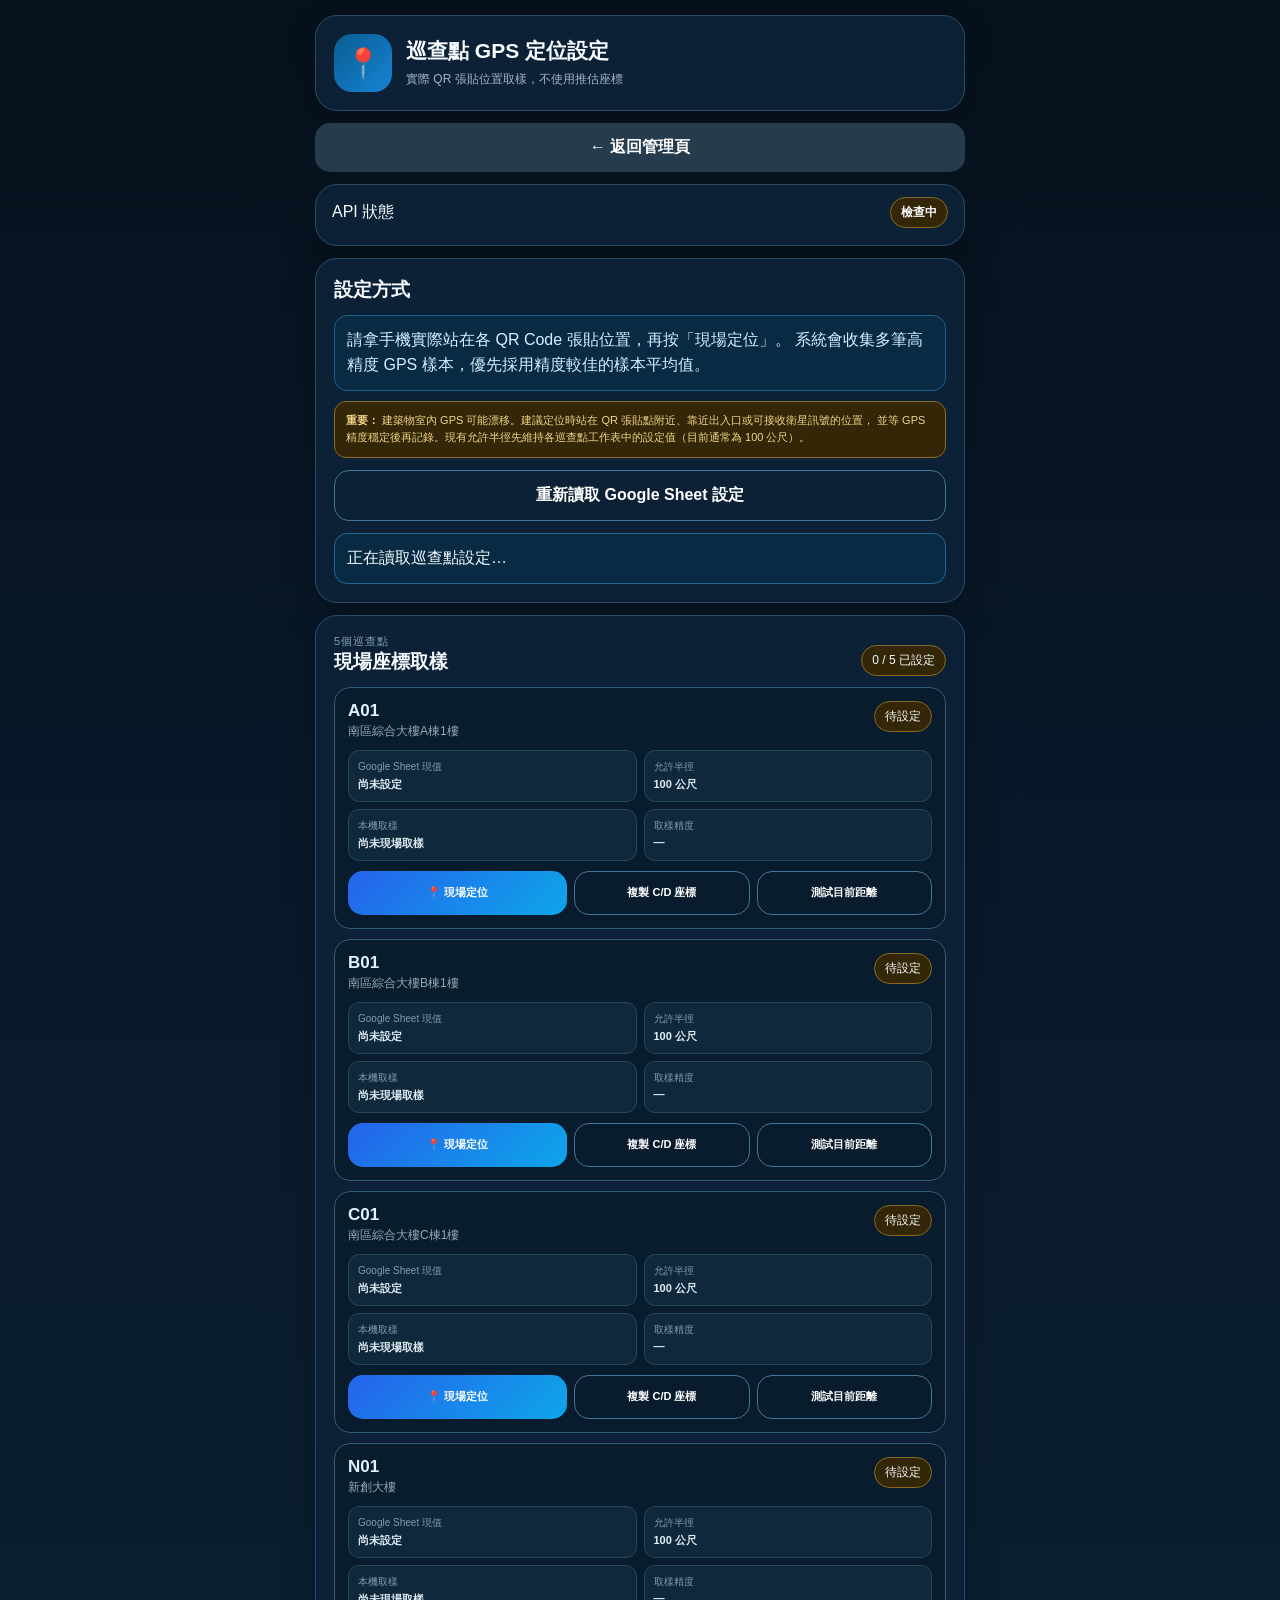
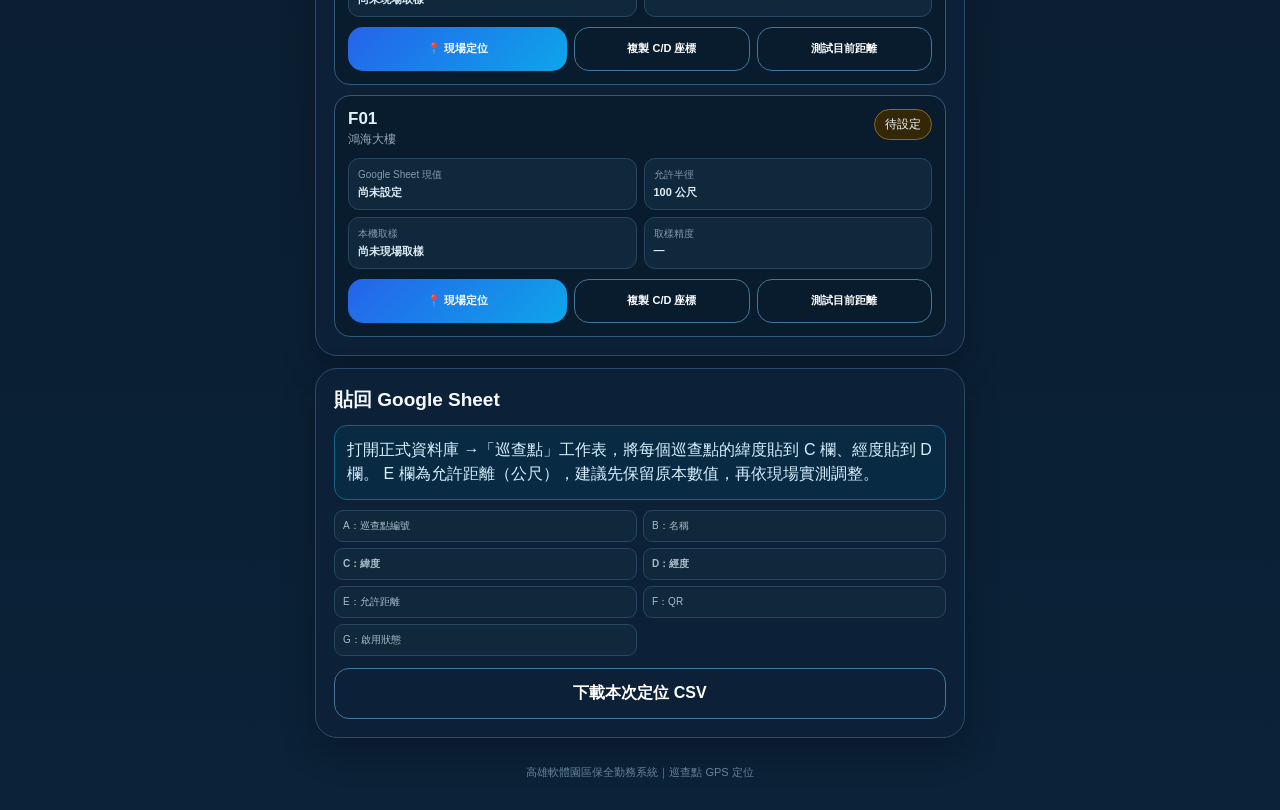
<file: checkpoint-gps.html>
<!doctype html>
<html lang="zh-Hant">
<head>
  <meta charset="utf-8">
  <meta name="viewport" content="width=device-width,initial-scale=1,viewport-fit=cover">
  <meta name="theme-color" content="#0b1f33">
  <link rel="icon" href="./icon-192.png">
  <link rel="stylesheet" href="./styles.css?v=20260929-gps16">
  <title>高軟保全｜巡查點 GPS 定位設定</title>
</head>
<body>
<main class="app">
  <header class="hero">
    <div class="logo">📍</div>
    <div>
      <h1>巡查點 GPS 定位設定</h1>
      <p>實際 QR 張貼位置取樣，不使用推估座標</p>
    </div>
  </header>

  <a class="btn dark" href="./roster-import.html">← 返回管理頁</a>

  <section class="card api-card">
    <div class="row">
      <span>API 狀態</span>
      <strong id="apiStatus" class="badge waiting">檢查中</strong>
    </div>
    <div id="apiDetail" class="api-detail"></div>
  </section>

  <section class="card">
    <h2>設定方式</h2>
    <div class="notice">
      請拿手機實際站在各 QR Code 張貼位置，再按「現場定位」。
      系統會收集多筆高精度 GPS 樣本，優先採用精度較佳的樣本平均值。
    </div>

    <div class="gps-warning">
      <strong>重要：</strong>
      建築物室內 GPS 可能漂移。建議定位時站在 QR 張貼點附近、靠近出入口或可接收衛星訊號的位置，
      並等 GPS 精度穩定後再記錄。現有允許半徑先維持各巡查點工作表中的設定值（目前通常為 100 公尺）。
    </div>

    <button id="reloadBtn" class="btn outline">重新讀取 Google Sheet 設定</button>
    <div id="topMessage"></div>
  </section>

  <section class="card">
    <div class="section-head">
      <div>
        <div class="eyebrow">5個巡查點</div>
        <h2>現場座標取樣</h2>
      </div>
      <span id="configuredCount" class="badge waiting">0 / 5 已設定</span>
    </div>

    <div id="checkpointCards" class="checkpoint-gps-list"></div>
  </section>

  <section class="card">
    <h2>貼回 Google Sheet</h2>

    <div class="notice">
      打開正式資料庫 →「巡查點」工作表，將每個巡查點的緯度貼到 C 欄、經度貼到 D 欄。
      E 欄為允許距離（公尺），建議先保留原本數值，再依現場實測調整。
    </div>

    <div class="gps-sheet-map">
      <span>A：巡查點編號</span>
      <span>B：名稱</span>
      <span><b>C：緯度</b></span>
      <span><b>D：經度</b></span>
      <span>E：允許距離</span>
      <span>F：QR</span>
      <span>G：啟用狀態</span>
    </div>

    <button id="downloadCsvBtn" class="btn outline">下載本次定位 CSV</button>

    <div id="sheetMessage"></div>
  </section>

  <footer>高雄軟體園區保全勤務系統｜巡查點 GPS 定位</footer>
</main>

<script src="./config.js"></script>
<script src="./checkpoint-gps.js?v=20260929-gps16"></script>
</body>
</html>
</file>
<file: styles.css>
:root{
  --bg:#06111c;
  --panel:#0d2238;
  --panel2:#102b45;
  --line:#294b67;
  --text:#f7fbff;
  --muted:#9fb5c8;
  --primary:#1684d6;
  --good:#1f9d67;
  --warn:#d99921;
  --bad:#d84b4b;
}
*{box-sizing:border-box}
html,body{margin:0;min-height:100%;background:linear-gradient(180deg,#06111c 0%,#0a1b2d 45%,#0b2238 100%);color:var(--text);font-family:-apple-system,BlinkMacSystemFont,"Segoe UI","Noto Sans TC","Microsoft JhengHei",sans-serif}
body{padding:env(safe-area-inset-top) 0 env(safe-area-inset-bottom)}
button,input,select,textarea{font:inherit}
.app{max-width:680px;margin:0 auto;padding:15px}
.hero,.card{background:rgba(13,34,56,.96);border:1px solid var(--line);border-radius:22px;box-shadow:0 14px 35px rgba(0,0,0,.24)}
.hero{display:flex;align-items:center;gap:14px;padding:18px;margin-bottom:12px}
.logo{width:58px;height:58px;display:grid;place-items:center;border-radius:18px;background:linear-gradient(135deg,#0b5d91,#1684d6);font-size:29px}
h1{font-size:21px;line-height:1.28;margin:0} h2{margin:0 0 12px;font-size:19px} h3{margin:0}
.hero p{margin:6px 0 0;color:var(--muted);font-size:12px}
.card{padding:18px;margin:12px 0}
.api-card{padding:12px 16px}
.row,.topbar,.section-head{display:flex;align-items:center;justify-content:space-between;gap:10px}
.api-detail{margin-top:5px;color:var(--muted);font-size:11px;word-break:break-all}
label{display:block;margin:13px 0 6px;font-weight:800;font-size:13px}
input,select,textarea{width:100%;border:1px solid #315a79;border-radius:14px;background:#071a2a;color:#fff;padding:13px;outline:none}
textarea{resize:vertical}
input:focus,select:focus,textarea:focus{border-color:#48a8e8;box-shadow:0 0 0 3px rgba(72,168,232,.12)}
.btn{display:block;width:100%;margin-top:12px;padding:14px;border:0;border-radius:15px;color:#fff;font-weight:900;text-align:center;text-decoration:none}
.primary{background:linear-gradient(135deg,#2563eb,#0ea5e9)}
.outline{background:transparent;border:1px solid #44779c}
.dark{background:#263b4c}
.danger{background:linear-gradient(135deg,#c03c3c,#df5a49)}
.correction-submit{background:linear-gradient(135deg,#7c3aed,#5b21b6)}
.text-btn{background:none;border:0;padding:4px;color:#7dd3fc;font-weight:800}
.badge{padding:6px 10px;border:1px solid;border-radius:999px;font-size:12px}
.badge.waiting{background:#332707;border-color:#876b1e}.badge.ok{background:#0b3a27;border-color:#24865a}.badge.err{background:#3c1414;border-color:#9e3434}
.status{margin-top:12px;padding:12px;border-radius:13px;white-space:pre-wrap;line-height:1.55}
.status.info{background:#082a43;border:1px solid #1e6898}.status.ok{background:#0c3422;border:1px solid #208f54}.status.warn{background:#3b2a08;border:1px solid #aa731d}.status.err{background:#3a1111;border:1px solid #9c3030}
.hidden{display:none!important}
.eyebrow{font-size:11px;color:#83a0b7;text-transform:uppercase;letter-spacing:.08em}
.info-grid{display:grid;grid-template-columns:1fr 1fr;gap:9px;margin-top:14px}
.info-grid.compact{margin-top:10px}
.info-item{background:#081c2d;border:1px solid #264964;border-radius:14px;padding:11px}
.info-item span{display:block;color:#8fa9bd;font-size:11px}.info-item strong{display:block;margin-top:4px;font-size:14px}
.mini-note,.notice{margin-top:12px;padding:12px;border-radius:13px;background:#082b43;border:1px solid #17618c;color:#d7efff;line-height:1.55}
.actions{display:grid;grid-template-columns:1fr 1fr;gap:10px}
.tile{border:1px solid #315c7c;background:linear-gradient(145deg,#0c2a42,#0d2238);border-radius:18px;color:white;min-height:108px;padding:15px;display:flex;flex-direction:column;align-items:flex-start;justify-content:center;text-align:left}
.tile span{font-size:24px}.tile b{font-size:16px;margin-top:7px}.tile small{color:#98b1c5;margin-top:4px}
.tile.wide{grid-column:1/-1;min-height:90px}
.checkout-tile{border-color:#823a3a}.correction-tile{border-color:#624699}
.admin-divider{display:flex;align-items:center;gap:10px;color:#7894aa;font-size:11px;font-weight:800;margin:18px 0 8px}
.admin-divider:before,.admin-divider:after{content:"";height:1px;background:#28465f;flex:1}
.roster-link{background:#334155;display:flex;align-items:center;justify-content:center;gap:8px}.roster-link small{color:#cbd5e1}
#reader{width:100%;min-height:250px;margin-top:12px;border-radius:16px;overflow:hidden;background:#000}
.camera-status{margin:8px 0;color:#9fb6c9;font-size:12px;text-align:center}
.point{margin-top:12px;padding:14px;border:1px solid #2e6284;border-radius:16px;background:#0a2a42}.point strong,.point small{display:block}.point small{margin-top:4px;color:#9fb5c8}
.records-list{display:grid;gap:9px;margin-top:12px}
.record-item{padding:13px;border:1px solid #294c67;background:#081c2d;border-radius:15px}
.record-top{display:flex;justify-content:space-between;gap:10px}.record-time{color:#7dd3fc;font-weight:900}.record-meta{display:flex;gap:7px;flex-wrap:wrap;margin-top:9px}.chip{padding:5px 8px;border-radius:999px;background:#15344d;color:#d9ebf8;font-size:11px}
.empty{text-align:center;color:#7f9aae;padding:18px}
.photo-preview{margin-top:10px}.photo-preview img{width:100%;max-height:320px;object-fit:contain;border-radius:14px;background:#000}
.form-two{display:grid;grid-template-columns:1fr 1fr;gap:9px}
.list-head{margin-top:20px}
footer{text-align:center;color:#66849b;font-size:11px;padding:15px}
.modal{position:fixed;z-index:1000;inset:0;background:rgba(0,0,0,.72);display:grid;place-items:center;padding:20px}.modal-card{width:min(420px,100%);padding:24px;background:#102a43;border:1px solid #386689;border-radius:22px;text-align:center}.success-icon{width:62px;height:62px;margin:0 auto 12px;display:grid;place-items:center;border-radius:50%;background:#168a5a;font-size:34px;font-weight:900}
@media(max-width:430px){.app{padding:10px}.card{padding:15px}.form-two{grid-template-columns:1fr}.hero{padding:15px}.actions{gap:8px}}


/* ===== PDF 班表轉換 ===== */
.pdf-toolbar,
.pdf-action-grid{
  display:grid;
  grid-template-columns:1fr 1fr;
  gap:9px;
}
.pdf-tool-btn{
  margin-top:0;
}
.pdf-preview-wrap{
  overflow:auto;
  margin-top:12px;
  padding:8px;
  border:1px solid #315a79;
  border-radius:16px;
  background:#e5e7eb;
}
#pdfCanvas{
  display:block;
  width:100%;
  height:auto;
  background:#fff;
}
.staff-map{
  display:grid;
  gap:7px;
  margin-top:12px;
}
.staff-map-head,
.staff-map-row{
  display:grid;
  grid-template-columns:42px 110px 1fr;
  gap:7px;
  align-items:center;
}
.staff-map-head{
  color:#90a9bd;
  font-size:11px;
  font-weight:900;
}
.staff-map-row input{
  margin:0;
  padding:10px;
}
.staff-map-row b{
  text-align:center;
}
.pdf-grid-wrap{
  overflow:auto;
  margin-top:12px;
  border:1px solid #315a79;
  border-radius:14px;
  background:#071a2a;
  max-height:520px;
}
.pdf-grid{
  border-collapse:separate;
  border-spacing:0;
  min-width:max-content;
  font-size:11px;
}
.pdf-grid th,
.pdf-grid td{
  min-width:38px;
  height:42px;
  padding:2px;
  border-right:1px solid #27465e;
  border-bottom:1px solid #27465e;
  text-align:center;
  background:#0a1d2d;
}
.pdf-grid thead th{
  position:sticky;
  top:0;
  z-index:3;
  background:#163c59;
  color:#fff;
}
.pdf-grid .sticky-person{
  position:sticky;
  left:0;
  z-index:2;
  min-width:105px;
  background:#102b45;
}
.pdf-grid thead .sticky-person{
  z-index:4;
}
.pdf-grid .sticky-person small{
  display:block;
  color:#9fb5c8;
  font-weight:400;
  margin-top:2px;
}
.shift-cell{
  width:34px;
  height:34px;
  border-radius:9px;
  border:1px solid transparent;
  color:#fff;
  font-weight:900;
  background:#334155;
}
.shift-a{
  background:#135e8a;
}
.shift-b{
  background:#5a3d86;
}
.shift-off{
  color:#94a3b8;
  background:#182633;
}
.low-confidence{
  border:2px solid #f2b43c;
  box-shadow:0 0 0 2px rgba(242,180,60,.15);
}
.checkline{
  display:flex;
  gap:8px;
  align-items:center;
  margin-top:14px;
}
.checkline input{
  width:auto;
}
@media(max-width:430px){
  .pdf-toolbar,
  .pdf-action-grid{
    grid-template-columns:1fr;
  }
  .staff-map-head,
  .staff-map-row{
    grid-template-columns:34px 90px 1fr;
  }
}


/* ===== QR 相機清晰度 + 成功後不黑屏 ===== */
.reader-wrap{
  position:relative;
  margin-top:12px;
  border-radius:18px;
  overflow:hidden;
  background:#06111c;
}
.reader-wrap #reader{
  margin-top:0;
}
#reader video{
  width:100%!important;
  min-height:280px;
  object-fit:cover!important;
  background:#06111c;
}
.patrol-success-badge{
  position:absolute;
  left:12px;
  right:12px;
  bottom:12px;
  z-index:20;
  padding:12px 14px;
  border-radius:14px;
  border:1px solid rgba(88,214,151,.9);
  background:rgba(8,79,50,.92);
  box-shadow:0 8px 24px rgba(0,0,0,.28);
  backdrop-filter:blur(7px);
  -webkit-backdrop-filter:blur(7px);
}
.patrol-success-badge strong{
  display:block;
  color:#fff;
  font-size:16px;
}
.patrol-success-badge span{
  display:block;
  margin-top:4px;
  color:#d8fbea;
  font-size:12px;
  line-height:1.45;
}
.camera-controls{
  display:grid;
  grid-template-columns:repeat(5,minmax(0,1fr));
  gap:7px;
  margin-top:8px;
}
.camera-btn{
  min-height:42px;
  padding:8px 5px;
  border:1px solid #3b6889;
  border-radius:12px;
  background:#0a2940;
  color:#e7f5ff;
  font-size:12px;
  font-weight:800;
}
.camera-btn.active{
  border-color:#63c5ff;
  background:#11527b;
  box-shadow:0 0 0 2px rgba(99,197,255,.15);
}
.camera-btn.camera-disabled{
  opacity:.38;
}
#continueScanBtn{
  margin-top:9px;
  background:linear-gradient(135deg,#15845a,#20a86d);
}

/* 成功視窗若用於其他功能，減少黑色遮罩感 */
.modal{
  background:rgba(6,17,28,.38);
}

@media(max-width:560px){
  .camera-controls{
    grid-template-columns:repeat(3,minmax(0,1fr));
  }
}


/* ===== 第14步：勤務首頁狀態 ===== */
.duty-status{
  margin-top:12px;
  padding:14px;
  border-radius:16px;
  border:1px solid #315a79;
  background:#0a1d2d;
  transition:.2s ease;
}
.duty-status-main{
  display:flex;
  align-items:center;
  gap:11px;
}
.duty-status-icon{
  width:42px;
  height:42px;
  display:grid;
  place-items:center;
  border-radius:50%;
  font-size:22px;
  font-weight:900;
  border:2px solid currentColor;
}
.duty-status-main strong{
  display:block;
  margin-top:3px;
  font-size:17px;
}
.duty-status-meta{
  display:flex;
  gap:7px;
  flex-wrap:wrap;
  margin-top:10px;
}
.status-chip{
  display:inline-flex;
  align-items:center;
  min-height:28px;
  padding:5px 9px;
  border-radius:999px;
  border:1px solid rgba(255,255,255,.15);
  background:rgba(255,255,255,.05);
  font-size:11px;
  color:#dceaf4;
}
.duty-status.state-neutral{
  border-color:#42596b;
  background:#12212d;
  color:#9fb1bf;
}
.duty-status.state-wait{
  border-color:#b38324;
  background:linear-gradient(135deg,#322607,#443109);
  color:#ffd56a;
}
.duty-status.state-active{
  border-color:#299164;
  background:linear-gradient(135deg,#0b3523,#0d4a30);
  color:#7ce5ad;
}
.duty-status.state-done{
  border-color:#47718f;
  background:linear-gradient(135deg,#102c42,#173d59);
  color:#8dd3ff;
}
.tile.action-disabled,
.tile:disabled{
  opacity:.42;
  filter:saturate(.45);
  cursor:not-allowed;
  border-color:#334656;
}
.tile.action-disabled small,
.tile:disabled small{
  color:#7d8d9a;
}


/* ===== 第15步：本班巡查進度 ===== */
.patrol-progress{
  margin-top:14px;
  padding:14px;
  border:1px solid #315a79;
  border-radius:17px;
  background:#081c2d;
}
.patrol-progress-head h3{
  margin:2px 0 0;
  font-size:16px;
}
.progress-count{
  min-width:58px;
  padding:7px 10px;
  border-radius:999px;
  text-align:center;
  background:#123954;
  border:1px solid #2f6c96;
  color:#aee3ff;
}
.progress-bar{
  height:8px;
  margin:12px 0;
  border-radius:999px;
  overflow:hidden;
  background:#173247;
}
.progress-bar-fill{
  height:100%;
  border-radius:999px;
  background:linear-gradient(90deg,#1f9d67,#56cf91);
  transition:width .25s ease;
}
.patrol-point-list{
  display:grid;
  gap:7px;
}
.patrol-point{
  display:grid;
  grid-template-columns:34px 1fr auto;
  align-items:center;
  gap:9px;
  min-height:58px;
  padding:9px 10px;
  border-radius:13px;
  border:1px solid #2a465d;
  background:#0a1f30;
}
.patrol-point .point-state{
  width:30px;
  height:30px;
  display:grid;
  place-items:center;
  border-radius:50%;
  font-weight:900;
}
.patrol-point strong{
  display:block;
  font-size:13px;
}
.patrol-point small{
  display:block;
  margin-top:2px;
  color:#8fa8bc;
  font-size:11px;
}
.patrol-point .point-time{
  font-size:11px;
  white-space:nowrap;
}
.patrol-point.pending .point-state{
  border:1px solid #546b7c;
  color:#8196a6;
}
.patrol-point.pending .point-time{
  color:#7891a4;
}
.patrol-point.done{
  border-color:#26764f;
  background:#0b3021;
}
.patrol-point.done .point-state{
  background:#178354;
  color:white;
}
.patrol-point.done .point-time{
  color:#76e0aa;
  font-weight:800;
}
@media(max-width:430px){
  .patrol-point{
    grid-template-columns:32px 1fr;
  }
  .patrol-point .point-time{
    grid-column:2;
    white-space:normal;
  }
}


/* ===== 第15步修正版：每小時巡查進度 ===== */
.hourly-rule-note{
  margin:10px 0 12px;
  padding:9px 10px;
  border-radius:11px;
  background:#10293d;
  border:1px solid #294c66;
  color:#b9cedd;
  font-size:11px;
  line-height:1.55;
}
.hourly-patrol-list{
  display:grid;
  gap:7px;
}
.hourly-patrol-row{
  display:grid;
  grid-template-columns:34px minmax(100px,1fr) auto;
  align-items:center;
  gap:9px;
  min-height:56px;
  padding:9px 10px;
  border-radius:13px;
  border:1px solid #2a465d;
  background:#0a1f30;
}
.hourly-state{
  width:30px;
  height:30px;
  display:grid;
  place-items:center;
  border-radius:50%;
  font-weight:900;
  border:1px solid #546b7c;
}
.hourly-time strong{
  display:block;
  font-size:13px;
}
.hourly-time small{
  display:block;
  margin-top:2px;
  color:#829bad;
  font-size:10px;
}
.hourly-result{
  font-size:11px;
  text-align:right;
}
.hourly-done{
  border-color:#26764f;
  background:#0b3021;
}
.hourly-done .hourly-state{
  background:#178354;
  border-color:#178354;
  color:#fff;
}
.hourly-done .hourly-result{
  color:#7ce0ad;
  font-weight:800;
}
.hourly-current{
  border-color:#b38324;
  background:#332707;
}
.hourly-current .hourly-state{
  border-color:#d7a333;
  color:#ffd56a;
}
.hourly-current .hourly-result{
  color:#ffd56a;
  font-weight:800;
}
.hourly-missed{
  border-color:#9c3d45;
  background:#36151a;
}
.hourly-missed .hourly-state{
  background:#7c2630;
  border-color:#a6424d;
  color:#fff;
}
.hourly-missed .hourly-result{
  color:#ff9ca7;
  font-weight:800;
}
.hourly-exempt{
  border-color:#4b6272;
  background:#182733;
  opacity:.8;
}
.hourly-exempt .hourly-state{
  color:#b3c0ca;
}
.hourly-exempt .hourly-result{
  color:#aebdca;
}
.hourly-future{
  opacity:.62;
}
.hourly-empty{
  padding:14px;
  border-radius:12px;
  border:1px dashed #3e596c;
  color:#88a0b1;
  text-align:center;
  font-size:12px;
}
@media(max-width:430px){
  .hourly-patrol-row{
    grid-template-columns:32px 1fr;
  }
  .hourly-result{
    grid-column:2;
    text-align:left;
  }
}


/* ===== 巡查進度收合版 ===== */
.patrol-progress{
  padding:0;
  overflow:hidden;
}
.patrol-progress-toggle{
  display:block;
  width:100%;
  margin:0;
  padding:12px 13px;
  border:0;
  background:transparent;
  color:inherit;
  text-align:left;
  cursor:pointer;
}
.patrol-progress-summary{
  display:flex;
  align-items:center;
  justify-content:space-between;
  gap:10px;
}
.patrol-progress-summary > div:first-child{
  min-width:0;
}
#patrolProgressSummaryText{
  display:block;
  margin-top:2px;
  font-size:13px;
  color:#d8e8f3;
  white-space:nowrap;
  overflow:hidden;
  text-overflow:ellipsis;
}
.patrol-progress-summary-right{
  display:flex;
  align-items:center;
  gap:8px;
  flex-shrink:0;
}
.progress-arrow{
  width:24px;
  text-align:center;
  font-size:20px;
  line-height:1;
  color:#8fc7e8;
}
.compact-progress-bar{
  height:5px;
  margin:9px 0 0;
}
.patrol-progress-detail{
  padding:0 13px 13px;
  border-top:1px solid rgba(88,126,153,.24);
}
.patrol-progress-detail.hidden{
  display:none!important;
}
.patrol-progress-collapsed{
  margin-top:10px;
}
.patrol-progress-expanded .patrol-progress-toggle{
  background:#0b2235;
}
.patrol-progress-expanded .patrol-progress-detail{
  animation:patrolExpand .16s ease-out;
}
@keyframes patrolExpand{
  from{
    opacity:0;
    transform:translateY(-4px);
  }
  to{
    opacity:1;
    transform:translateY(0);
  }
}
.patrol-progress-collapsed .hourly-rule-note,
.patrol-progress-collapsed .hourly-patrol-list{
  display:none;
}

/* 簽到首頁盡量緊湊 */
#mainView .patrol-progress{
  margin-bottom:10px;
}
#mainView .info-grid{
  margin-top:10px;
}


/* ===== 每小時五定點全巡 ===== */
.hourly-patrol-row{
  grid-template-columns:34px minmax(110px,1fr) auto;
}
.hourly-point-grid{
  grid-column:2 / -1;
  display:grid;
  grid-template-columns:repeat(5,minmax(0,1fr));
  gap:5px;
  margin-top:5px;
}
.hourly-point{
  display:flex;
  flex-direction:column;
  align-items:center;
  gap:2px;
  min-width:0;
  padding:6px 3px;
  border-radius:9px;
  border:1px solid #344f63;
  background:#102636;
}
.hourly-point b{
  font-size:11px;
}
.hourly-point small{
  font-size:9px;
  white-space:nowrap;
}
.hourly-point.point-done{
  border-color:#26764f;
  background:#0b3a27;
  color:#83e3af;
}
.hourly-point.point-pending{
  color:#8196a6;
}
@media(max-width:430px){
  .hourly-point-grid{
    grid-column:2;
    grid-template-columns:repeat(5,minmax(42px,1fr));
    overflow-x:auto;
  }
  .hourly-point small{
    font-size:8px;
  }
}


/* ===== 第16步：巡查點 GPS 定位設定 ===== */
.checkpoint-gps-list{
  display:grid;
  gap:10px;
}
.checkpoint-gps-card{
  padding:13px;
  border:1px solid #315a79;
  border-radius:16px;
  background:#081c2d;
}
.checkpoint-gps-head{
  display:flex;
  justify-content:space-between;
  align-items:flex-start;
  gap:10px;
}
.checkpoint-gps-head > div{
  min-width:0;
}
.checkpoint-gps-head strong{
  display:block;
  font-size:17px;
  color:#dff3ff;
}
.checkpoint-gps-head span:not(.badge){
  display:block;
  margin-top:2px;
  color:#91aabd;
  font-size:12px;
}
.gps-data-grid{
  display:grid;
  grid-template-columns:1fr 1fr;
  gap:7px;
  margin-top:10px;
}
.gps-data-grid > div{
  min-width:0;
  padding:9px;
  border-radius:11px;
  background:#10283b;
  border:1px solid #28465d;
}
.gps-data-grid span{
  display:block;
  color:#829bad;
  font-size:10px;
}
.gps-data-grid strong{
  display:block;
  margin-top:3px;
  color:#e0eef7;
  font-size:11px;
  overflow-wrap:anywhere;
}
.gps-button-grid{
  display:grid;
  grid-template-columns:1.25fr 1fr 1fr;
  gap:7px;
  margin-top:10px;
}
.gps-button-grid .btn{
  margin:0;
  min-height:44px;
  padding:9px 7px;
  font-size:11px;
}
.gps-card-message .status{
  margin-top:8px;
}
.gps-warning{
  margin-top:10px;
  padding:10px 11px;
  border-radius:12px;
  border:1px solid #8b6827;
  background:#342708;
  color:#f1d487;
  font-size:11px;
  line-height:1.6;
}
.gps-sheet-map{
  display:grid;
  grid-template-columns:repeat(2,minmax(0,1fr));
  gap:6px;
  margin:10px 0;
}
.gps-sheet-map span{
  padding:8px;
  border-radius:9px;
  background:#10283b;
  border:1px solid #28465d;
  color:#a8bdcb;
  font-size:10px;
}
@media(max-width:520px){
  .gps-data-grid{
    grid-template-columns:1fr;
  }
  .gps-button-grid{
    grid-template-columns:1fr;
  }
}


/* ===== 第16步 Hotfix：管理入口明顯化 ===== */
.admin-links{
  display:grid;
  gap:9px;
}
.gps-admin-link{
  display:flex;
  flex-direction:column;
  align-items:center;
  justify-content:center;
  gap:2px;
  min-height:56px;
  background:linear-gradient(135deg,#124668,#17658f);
  border:1px solid #3d86b1;
  color:#fff;
}
.gps-admin-link small{
  color:#c8e9fa;
  font-size:10px;
}

/* ===== 掃描成功置中視窗 ===== */
.scan-success-popup{
  position:fixed;
  inset:0;
  z-index:9999;
  display:grid;
  place-items:center;
  padding:18px;
  background:rgba(5,18,29,.24);
  backdrop-filter:blur(2px);
  -webkit-backdrop-filter:blur(2px);
}
.scan-success-popup.hidden{
  display:none!important;
}
.scan-success-card{
  width:min(92vw,380px);
  padding:22px 18px 18px;
  border-radius:22px;
  border:1px solid #45bf83;
  background:#f8fffb;
  color:#143528;
  box-shadow:0 18px 60px rgba(0,0,0,.30);
  text-align:center;
}
.scan-success-icon{
  width:68px;
  height:68px;
  margin:0 auto 10px;
  display:grid;
  place-items:center;
  border-radius:50%;
  background:#178354;
  color:#fff;
  font-size:38px;
  font-weight:900;
  box-shadow:0 7px 22px rgba(23,131,84,.28);
}
.scan-success-card h2{
  margin:0;
  color:#135d3e;
  font-size:22px;
}
.scan-success-point{
  margin-top:7px;
  font-size:15px;
  font-weight:900;
  color:#173c2d;
}
.scan-success-info{
  display:grid;
  grid-template-columns:1fr 1fr;
  gap:8px;
  margin:16px 0 13px;
}
.scan-success-info > div{
  padding:10px 8px;
  border-radius:13px;
  background:#eaf8f0;
  border:1px solid #b9e3ca;
}
.scan-success-info span{
  display:block;
  color:#5c7869;
  font-size:10px;
}
.scan-success-info strong{
  display:block;
  margin-top:3px;
  color:#174b35;
  font-size:12px;
  overflow-wrap:anywhere;
}
.scan-success-card .btn{
  margin-top:8px;
}
body.popup-open{
  overflow:hidden;
}


/* ===== 特殊情況日免打卡 ===== */
.special-exempt-tile{
  border-color:#8b6a2c;
  background:linear-gradient(135deg,#33270b,#4b3710);
}
.special-exempt-tile span{
  font-size:26px;
}
.special-exempt-banner{
  margin-top:10px;
  padding:10px 12px;
  border-radius:12px;
  border:1px solid #c28a2d;
  background:#3a2908;
  color:#ffd778;
  font-size:12px;
  font-weight:800;
  line-height:1.5;
}
.duty-status.state-special{
  border-color:#bd872e;
  background:linear-gradient(135deg,#382806,#50380b);
  color:#ffd66b;
}
.special-exempt-current{
  margin:12px 0;
  padding:12px;
  border-radius:14px;
  border:1px solid #3a566b;
  background:#102536;
  color:#b8cbd9;
  line-height:1.55;
}
.special-exempt-current.active{
  border-color:#c28a2d;
  background:#392908;
  color:#ffdb82;
}
.special-exempt-current small{
  color:inherit;
  opacity:.82;
}
.special-primary{
  background:linear-gradient(135deg,#94671c,#c08a2b);
  border-color:#d6a34d;
  color:#fff;
}
.hourly-special{
  border-color:#a8792a;
  background:#342606;
}
.hourly-special .hourly-state{
  color:#ffd66b;
  border-color:#b38324;
}
.hourly-special .hourly-result{
  color:#ffd66b;
  font-weight:800;
}


/* ===== 特殊情況免巡查 v1.8 ===== */


/* ===== fresh-v1.9 特殊情況巡查不強制，但仍可巡查 ===== */
.hourly-special .hourly-point.point-pending{
  border-color:#8a6a2a;
  background:#2c240f;
  color:#d8ba76;
}
.hourly-special .hourly-point.point-done{
  border-color:#26764f;
  background:#0b3a27;
  color:#83e3af;
}


/* ===== UI Hotfix v1.9.1 =====
   1) 成功視窗在小螢幕固定可看到「繼續巡查下一個點」
   2) 簽到首頁不展示特殊情況巡查不強制的獨立狀態區
*/
#specialExemptBanner.hidden{
  display:none!important;
}

/* 成功視窗改為手機優先、內容不超出可視高度 */
.scan-success-popup{
  padding:
    max(10px, env(safe-area-inset-top))
    12px
    max(10px, env(safe-area-inset-bottom));
  align-items:center;
}

.scan-success-card{
  width:min(94vw,380px);
  max-height:calc(100dvh - 24px);
  overflow-y:auto;
  overscroll-behavior:contain;
  padding:16px 15px 12px;
  scrollbar-width:thin;
}

/* 稍微縮短上方資訊，讓主要操作鍵優先留在畫面內 */
.scan-success-icon{
  width:54px;
  height:54px;
  margin-bottom:7px;
  font-size:31px;
}
.scan-success-card h2{
  font-size:20px;
}
.scan-success-point{
  margin-top:5px;
  font-size:14px;
}
.scan-success-info{
  gap:6px;
  margin:11px 0 9px;
}
.scan-success-info > div{
  padding:8px 6px;
}

/* 主要操作區固定在成功卡片下方，滾動時也保留 */
.scan-success-actions{
  position:sticky;
  bottom:-1px;
  z-index:3;
  display:grid;
  gap:7px;
  margin:8px -3px -2px;
  padding:7px 3px 2px;
  background:linear-gradient(
    to bottom,
    rgba(248,255,251,.90),
    #f8fffb 35%
  );
}

.scan-success-card .scan-success-continue{
  min-height:52px;
  margin:0;
  font-size:16px;
  font-weight:900;
  box-shadow:0 7px 18px rgba(23,131,84,.22);
}

.scan-success-card .scan-success-close{
  min-height:40px;
  margin:0;
  padding:8px 10px;
  font-size:12px;
}

/* 特別矮的手機畫面再壓縮一次 */
@media (max-height:650px){
  .scan-success-card{
    padding:11px 13px 8px;
  }
  .scan-success-icon{
    width:42px;
    height:42px;
    font-size:25px;
    margin-bottom:4px;
  }
  .scan-success-card h2{
    font-size:18px;
  }
  .scan-success-point{
    font-size:13px;
  }
  .scan-success-info{
    margin:7px 0 5px;
  }
  .scan-success-info > div{
    padding:6px 5px;
  }
  .scan-success-card .scan-success-continue{
    min-height:48px;
  }
}


/* =========================================================
   iPhone Safari 成功視窗按鈕文字修正｜UI v1.9.2
   ========================================================= */

/* 成功視窗不要超出 iPhone 可視範圍 */
.scan-success-popup{
  position:fixed!important;
  inset:0!important;
  z-index:99999!important;
  display:grid!important;
  place-items:center!important;
  padding:
    max(10px, env(safe-area-inset-top))
    12px
    max(10px, env(safe-area-inset-bottom))!important;
}

.scan-success-popup.hidden{
  display:none!important;
}

.scan-success-card{
  width:min(94vw, 380px)!important;
  max-height:calc(100dvh - 24px)!important;
  overflow-y:auto!important;
  -webkit-overflow-scrolling:touch!important;
  padding:16px 15px 12px!important;
}

/* 成功視窗底部操作區 */
.scan-success-actions{
  position:sticky!important;
  bottom:0!important;
  z-index:20!important;
  display:grid!important;
  gap:8px!important;
  margin:10px -2px -2px!important;
  padding:8px 2px 2px!important;
  background:#f8fffb!important;
}

/* 強制覆蓋 iOS Safari 對 button 的預設樣式 */
.scan-success-actions button,
.scan-success-actions .btn{
  -webkit-appearance:none!important;
  appearance:none!important;
  -webkit-text-fill-color:currentColor!important;
  text-shadow:none!important;
  opacity:1!important;
  visibility:visible!important;
  font-family:inherit!important;
  font-weight:900!important;
  letter-spacing:.3px!important;
  text-align:center!important;
  white-space:normal!important;
  line-height:1.25!important;
  border-radius:15px!important;
  box-sizing:border-box!important;
}

/* 主要按鈕：繼續巡查下一個點 */
#scanSuccessContinueBtn,
.scan-success-continue{
  display:flex!important;
  align-items:center!important;
  justify-content:center!important;
  width:100%!important;
  min-height:54px!important;
  margin:0!important;
  padding:12px 16px!important;
  font-size:18px!important;
  color:#ffffff!important;
  -webkit-text-fill-color:#ffffff!important;
  background:#1678e8!important;
  background:linear-gradient(90deg,#246be8 0%,#159fe5 100%)!important;
  border:0!important;
  box-shadow:0 7px 18px rgba(31,102,229,.24)!important;
}

/* 次要按鈕：關閉成功視窗 */
#scanSuccessCloseBtn,
.scan-success-close{
  display:flex!important;
  align-items:center!important;
  justify-content:center!important;
  width:100%!important;
  min-height:44px!important;
  margin:0!important;
  padding:10px 14px!important;
  font-size:15px!important;
  color:#145ca8!important;
  -webkit-text-fill-color:#145ca8!important;
  background:#ffffff!important;
  border:2px solid #73a9d7!important;
  box-shadow:none!important;
}

/* Safari disabled 樣式不能把字變透明 */
#scanSuccessContinueBtn:disabled,
#scanSuccessCloseBtn:disabled{
  opacity:.65!important;
  visibility:visible!important;
  -webkit-text-fill-color:currentColor!important;
}

/* 成功視窗其餘資訊再壓縮一點，確保按鈕留在首屏 */
.scan-success-icon{
  width:52px!important;
  height:52px!important;
  margin-bottom:6px!important;
  font-size:30px!important;
}

.scan-success-card h2{
  font-size:20px!important;
  margin:0!important;
}

.scan-success-point{
  margin-top:5px!important;
  font-size:14px!important;
}

.scan-success-info{
  margin:10px 0 8px!important;
  gap:7px!important;
}

.scan-success-info > div{
  padding:8px 6px!important;
}

/* 矮螢幕 iPhone */
@media (max-height: 680px){
  .scan-success-card{
    padding:10px 12px 8px!important;
  }

  .scan-success-icon{
    width:42px!important;
    height:42px!important;
    font-size:25px!important;
    margin-bottom:4px!important;
  }

  .scan-success-card h2{
    font-size:18px!important;
  }

  .scan-success-point{
    font-size:13px!important;
  }

  .scan-success-info{
    margin:6px 0!important;
  }

  .scan-success-info > div{
    padding:6px 5px!important;
  }

  #scanSuccessContinueBtn,
  .scan-success-continue{
    min-height:50px!important;
    font-size:16px!important;
  }

  #scanSuccessCloseBtn,
  .scan-success-close{
    min-height:40px!important;
    font-size:14px!important;
  }
}

/* 簽到首頁不顯示特殊情況巡查不強制的獨立橫幅 */
#specialExemptBanner{
  display:none!important;
}


/* ===== QR 快速辨識 v1.9.3 ===== */
#reader{
  min-height:300px;
}
#reader video{
  object-fit:cover!important;
}


/* ===== 頁籤切換修正 v1.9.4 ===== */
#specialExemptView.hidden,
#mainView.hidden,
#patrolView.hidden,
#recordsView.hidden,
#incidentView.hidden,
#correctionView.hidden,
#loginView.hidden{
  display:none!important;
}


/* ===== fresh-v1.10：每3小時巡查 ===== */
/* 保留既有 hourly-* class 名稱以避免大幅重構；畫面文字已改為每3小時。 */


/* =========================================================
   重複巡查警示視窗 v1.10.1
   ========================================================= */
.duplicate-patrol-popup{
  position:fixed;
  inset:0;
  z-index:100000;
  display:grid;
  place-items:center;
  padding:
    max(12px,env(safe-area-inset-top))
    14px
    max(12px,env(safe-area-inset-bottom));
  background:rgba(5,18,29,.34);
  backdrop-filter:blur(2px);
  -webkit-backdrop-filter:blur(2px);
}

.duplicate-patrol-popup.hidden{
  display:none!important;
}

.duplicate-patrol-card{
  width:min(92vw,380px);
  padding:21px 17px 17px;
  border:2px solid #e0a128;
  border-radius:22px;
  background:#fffdf7;
  color:#49340e;
  box-shadow:0 18px 60px rgba(0,0,0,.30);
  text-align:center;
}

.duplicate-patrol-icon{
  display:grid;
  place-items:center;
  width:64px;
  height:64px;
  margin:0 auto 10px;
  border-radius:50%;
  background:#e29a16;
  color:#fff;
  font-size:40px;
  font-weight:900;
  line-height:1;
  box-shadow:0 7px 20px rgba(226,154,22,.25);
}

.duplicate-patrol-card h2{
  margin:0;
  color:#9b6100;
  font-size:22px;
  font-weight:900;
}

.duplicate-patrol-point{
  margin-top:8px;
  color:#193d5b;
  font-size:26px;
  font-weight:900;
  letter-spacing:1px;
}

.duplicate-patrol-message{
  display:grid;
  gap:6px;
  margin:15px 0;
  padding:12px 10px;
  border:1px solid #edcd8a;
  border-radius:13px;
  background:#fff6df;
  line-height:1.55;
}

.duplicate-patrol-message strong{
  color:#825400;
  font-size:14px;
}

.duplicate-patrol-message span{
  color:#745f38;
  font-size:12px;
}

.duplicate-patrol-next{
  display:flex!important;
  align-items:center!important;
  justify-content:center!important;
  width:100%!important;
  min-height:52px!important;
  margin:0!important;
  padding:12px 14px!important;
  border:0!important;
  border-radius:15px!important;
  background:linear-gradient(90deg,#d7890b,#e6a927)!important;
  color:#fff!important;
  -webkit-text-fill-color:#fff!important;
  font-size:17px!important;
  font-weight:900!important;
  opacity:1!important;
  appearance:none!important;
  -webkit-appearance:none!important;
}

/* fresh-v1.11 每2小時同班共同巡查 */
.hourly-point small{display:block;margin-top:2px;}


/* ===== fresh-v1.12：每小時、同班共同巡查 ===== */


/* ===== fresh-v1.13：新 GPS 巡查點 ===== */
.gps-point-summary{
  display:block;
  margin-top:5px;
  font-size:12px;
  line-height:1.55;
  font-weight:600;
  color:#567086;
}


/* ===== fresh-v1.14：班次共同特殊巡查設定 ===== */
.special-exempt-current.active strong{
  display:inline-block;
  margin-bottom:4px;
}
\n\n/* =========================================================\n   fresh-v1.14.1｜已完成巡點：時間／姓名兩行顯示\n   ========================================================= */\n.hourly-point{\n  min-width:0;\n  overflow:hidden;\n}\n\n.hourly-point .point-progress-meta{\n  display:flex;\n  flex-direction:column;\n  align-items:center;\n  justify-content:center;\n  width:100%;\n  max-width:100%;\n  min-width:0;\n  margin-top:3px;\n  line-height:1.15;\n  gap:2px;\n  text-align:center;\n}\n\n.hourly-point .point-progress-time,\n.hourly-point .point-progress-name{\n  display:block;\n  width:100%;\n  max-width:100%;\n  overflow:hidden;\n  text-overflow:ellipsis;\n  white-space:nowrap;\n}\n\n.hourly-point .point-progress-time{\n  font-size:12px;\n  font-weight:800;\n}\n\n.hourly-point .point-progress-name{\n  font-size:11px;\n  font-weight:700;\n}\n\n@media (max-width:420px){\n  .hourly-point .point-progress-time{\n    font-size:11px;\n  }\n  .hourly-point .point-progress-name{\n    font-size:10px;\n  }\n}\n

/* =========================================================
   fresh-v1.14.2｜巡查進度改為手機 2 欄卡片式
   ========================================================= */

.hourly-point-grid{
  width:100%;
}

.hourly-point{
  box-sizing:border-box;
  min-width:0;
  overflow:hidden;
}

.hourly-point .point-progress-meta{
  display:flex!important;
  flex-direction:column!important;
  align-items:center!important;
  justify-content:center!important;
  gap:2px!important;
  width:100%!important;
  min-width:0!important;
  white-space:normal!important;
  line-height:1.2!important;
}

.point-progress-status,
.point-progress-time,
.point-progress-name{
  display:block!important;
  width:100%!important;
  max-width:100%!important;
  text-align:center!important;
  white-space:nowrap!important;
  overflow:hidden!important;
  text-overflow:ellipsis!important;
}

.point-progress-status{
  font-size:11px!important;
  font-weight:800!important;
}

.point-progress-time{
  margin-top:2px!important;
  font-size:12px!important;
  font-weight:800!important;
  color:#d7f6e4!important;
}

.point-progress-name{
  font-size:12px!important;
  font-weight:700!important;
  color:#aee8c8!important;
}

/* 手機：不要再 5 格並排，改成 2 欄 */
@media(max-width:600px){
  .hourly-patrol-row{
    grid-template-columns:28px minmax(0,1fr) auto!important;
  }

  .hourly-point-grid{
    grid-column:2 / -1!important;
    display:grid!important;
    grid-template-columns:repeat(2,minmax(0,1fr))!important;
    gap:7px!important;
    overflow:visible!important;
    margin-top:7px!important;
  }

  .hourly-point{
    min-width:0!important;
    min-height:72px!important;
    padding:7px 6px!important;
  }

  .hourly-point b{
    font-size:12px!important;
    line-height:1.2!important;
  }

  .hourly-point small{
    font-size:inherit!important;
    white-space:normal!important;
  }
}

/* 很窄的 iPhone 仍維持 2 欄，但再縮一點 */
@media(max-width:360px){
  .hourly-point-grid{
    gap:5px!important;
  }

  .hourly-point{
    padding:6px 4px!important;
  }

  .point-progress-status{
    font-size:10px!important;
  }

  .point-progress-time,
  .point-progress-name{
    font-size:11px!important;
  }
}


/* =========================================================
   fresh-v1.14.5.1｜恢復並強化「人工登錄巡查」
   ========================================================= */
.manual-patrol-tile{
  border-color:#6fb9d6;
}

.manual-patrol-panel{
  margin:12px 0 16px;
  padding:14px;
  border:1px solid #8ecbe0;
  border-radius:16px;
  background:linear-gradient(180deg,#f4fbff 0%,#ffffff 100%);
  box-shadow:0 6px 18px rgba(19,71,103,.08);
}

.manual-patrol-head{
  display:flex;
  align-items:center;
  justify-content:space-between;
  gap:10px;
  margin-bottom:8px;
}

.manual-patrol-head strong{
  display:block;
  font-size:18px;
  line-height:1.2;
  color:#123b5d;
}

.manual-patrol-badge{
  flex:none;
  padding:5px 9px;
  border-radius:999px;
  background:#dff6ff;
  color:#12647c;
  font-size:12px;
  font-weight:800;
}

.manual-patrol-note{
  margin-bottom:10px;
  color:#526978;
  font-size:13px;
  line-height:1.55;
}

.manual-quick-grid{
  display:grid;
  grid-template-columns:repeat(2,minmax(0,1fr));
  gap:7px;
  margin-bottom:12px;
}

.manual-qr-chip{
  min-width:0;
  padding:10px 6px;
  border:1px solid #b8dce9;
  border-radius:12px;
  background:#fff;
  color:#123b5d;
  font:inherit;
  font-weight:900;
  cursor:pointer;
}

.manual-qr-chip small{
  display:block;
  margin-top:2px;
  font-size:11px;
  font-weight:700;
  color:#607d8b;
  white-space:nowrap;
  overflow:hidden;
  text-overflow:ellipsis;
}

.manual-qr-chip:active{
  transform:scale(.98);
  background:#eaf8fd;
}

.manual-patrol-entry{
  display:grid;
  grid-template-columns:minmax(0,1fr) auto;
  gap:8px;
  align-items:stretch;
}

.manual-patrol-entry input{
  min-width:0;
  margin:0!important;
  font-size:18px;
  font-weight:800;
  text-transform:uppercase;
  letter-spacing:.04em;
}

.manual-patrol-entry .btn{
  width:auto;
  min-width:104px;
  margin:0!important;
  white-space:nowrap;
}

@media(max-width:390px){
  .manual-patrol-entry{
    grid-template-columns:1fr;
  }

  .manual-patrol-entry .btn{
    width:100%;
  }
}

@media(min-width:540px){
  .manual-quick-grid{
    grid-template-columns:repeat(5,minmax(0,1fr));
  }
}

/* fresh-v1.14.5.2：人工登錄放回相機頁下方 */
.manual-patrol-panel{
  margin-top:18px!important;
  border-top:4px solid #3a9fc0!important;
}
.manual-patrol-panel::before{
  content:"若相機無法掃描，再使用下方人工登錄";
  display:block;
  margin:-4px -14px 12px;
  padding:8px 12px;
  background:#eaf7fc;
  color:#245f73;
  font-size:12px;
  font-weight:800;
  text-align:center;
  border-radius:12px 12px 0 0;
}


/* =========================================================
   fresh-v1.14.6｜本班前面漏巡「GPS 現場驗證補登」
   ========================================================= */
.backfill-patrol-panel{
  margin:14px 0 4px;
  border:1px solid #dfbd76;
  border-radius:14px;
  background:#fffdf8;
  overflow:hidden;
}

.backfill-patrol-panel summary{
  list-style:none;
  cursor:pointer;
  padding:12px 14px;
  background:#fff5dc;
  color:#72551b;
  font-size:15px;
  font-weight:900;
}

.backfill-patrol-panel summary::-webkit-details-marker{
  display:none;
}

.backfill-patrol-panel summary::after{
  content:"展開";
  float:right;
  padding:2px 7px;
  border-radius:999px;
  background:#ffffff;
  color:#8b6822;
  font-size:11px;
}

.backfill-patrol-panel[open] summary::after{
  content:"收合";
}

.backfill-body{
  padding:13px;
}

.backfill-warning{
  margin-bottom:12px;
  padding:10px 11px;
  border-radius:10px;
  background:#fff8e9;
  color:#6a5528;
  font-size:13px;
  line-height:1.55;
}

.backfill-body select,
.backfill-body input{
  width:100%;
  box-sizing:border-box;
}

.backfill-primary{
  margin-top:12px!important;
  background:#8a641f!important;
  border-color:#8a641f!important;
  color:#fff!important;
}

#backfillPatrolMessage{
  margin-top:10px;
}


/* =========================================================
   fresh-v1.14.8｜取消申請/審核，改為直接巡查時間登錄
   ========================================================= */
.backfill-patrol-panel summary{
  background:#eef8fb;
  color:#225f72;
}
.backfill-warning{
  background:#f4fbfd;
  color:#355e69;
}
.backfill-primary{
  background:#176f8a!important;
  border-color:#176f8a!important;
}


/* =========================================================
   fresh-v1.14.9｜班表巡查＋代班設定
   ========================================================= */

#substituteDutyNotice{
  margin-top:10px;
  border-left:4px solid #2b8caf;
  background:#eef9fd;
  color:#28586a;
  font-weight:800;
}

.substitute-record{
  border-left:4px solid #2b8caf;
}

.substitute-arrow-row{
  display:grid;
  grid-template-columns:minmax(0,1fr) auto minmax(0,1fr);
  align-items:center;
  gap:8px;
  margin:9px 0;
  padding:9px;
  border-radius:10px;
  background:#f5fafc;
  color:#365563;
}

.substitute-arrow-row span,
.substitute-arrow-row strong{
  min-width:0;
  overflow:hidden;
  text-overflow:ellipsis;
  white-space:nowrap;
}

.substitute-arrow-row strong{
  text-align:right;
  color:#145b73;
}

.substitute-cancel-btn{
  color:#9a4c32!important;
  font-weight:800;
}

#substituteView .notice{
  margin-bottom:14px;
}

#substituteView select,
#substituteView input,
#substituteView textarea{
  width:100%;
  box-sizing:border-box;
}

@media(max-width:420px){
  .substitute-arrow-row{
    grid-template-columns:1fr;
    text-align:center;
  }

  .substitute-arrow-row strong{
    text-align:center;
  }
}


/* fresh-v1.14.11｜恢復上下班簽到／簽退 */
#clockInBtn b,
#clockOutBtn b{
  letter-spacing:.01em;
}

#clockOutBtn{
  border-color:#d9a6a6;
}


/* =========================================================
   fresh-v1.14.12.1｜特殊巡查不強制：統一深藍灰版面
   ========================================================= */

/* 首頁：不用打卡提示，改為與勤務資訊相同的沉穩灰藍色 */
#specialExemptBanner.special-exempt-banner{
  display:block!important;
  margin-top:10px;
  padding:11px 12px;
  border:1px solid #bccbd6;
  border-radius:12px;
  background:#eef3f7;
  color:#31485a;
  font-size:13px;
  font-weight:800;
  line-height:1.55;
  box-shadow:none;
}

/* 特殊巡查時段設定區：取消米黃／亮色 */
.special-time-setting{
  margin:12px 0;
  padding:12px;
  border:1px solid #c8d3dc;
  border-radius:13px;
  background:#f4f7f9;
  box-shadow:none;
}

.special-time-row{
  display:flex;
  align-items:center;
  justify-content:space-between;
  gap:10px;
}

.special-time-row .eyebrow{
  color:#607383;
}

.special-time-row strong{
  display:block;
  margin-top:3px;
  color:#233f55;
  font-size:15px;
  font-weight:850;
}

.special-time-row .text-btn{
  color:#2e607b;
  background:#edf3f6;
  border:1px solid #c5d2da;
  border-radius:9px;
  padding:7px 10px;
}

.special-time-controls{
  margin-top:12px;
  padding-top:11px;
  border-top:1px solid #d5dee5;
}

.special-time-grid{
  display:grid;
  grid-template-columns:repeat(2,minmax(0,1fr));
  gap:9px;
}

.special-time-grid label{
  margin:0;
  color:#536b7a;
}

.special-time-grid input{
  width:100%;
  box-sizing:border-box;
  margin-top:5px;
  background:#fff;
  border-color:#cbd5dc;
}

.compact-btn{
  margin-top:10px!important;
  padding:9px 12px!important;
}

/* 巡查進度中的特殊時段：不用高亮黃，統一灰藍 */
.hourly-special{
  background:#f0f4f7;
  border-color:#c5d0d8;
}

.hourly-special .hourly-result{
  color:#35596f;
  font-weight:900;
}

.hourly-special .hourly-title,
.hourly-special .hourly-time{
  color:#334b5b;
}

/* 特殊巡查頁目前狀態框也統一 */
#specialExemptCurrent.active{
  background:#eef3f7;
  border-color:#becbd4;
  color:#31485a;
}

#specialExemptCurrent.active strong{
  color:#244b63;
}

@media(max-width:420px){
  .special-time-row{
    align-items:flex-start;
  }

  .special-time-grid{
    grid-template-columns:1fr;
  }
}


/* =========================================================
   fresh-v1.14.13｜整班「不用打卡」巡查進度維持金黃色
   設定頁及個人支援提示仍採低彩度灰藍。
   ========================================================= */

.hourly-special{
  background:#fff3c4!important;
  border:1px solid #e2b94f!important;
  box-shadow:0 1px 0 rgba(116,82,12,.08);
}

.hourly-special .hourly-result{
  color:#8a5b00!important;
  font-weight:900;
}

.hourly-special .hourly-title,
.hourly-special .hourly-time{
  color:#65490f!important;
}

.special-people-wrap{
  margin:12px 0;
  padding:12px;
  border:1px solid #c8d3dc;
  border-radius:13px;
  background:#f4f7f9;
}

.special-people-head{
  display:flex;
  align-items:flex-start;
  justify-content:space-between;
  gap:10px;
  margin-bottom:9px;
}

.special-people-head strong{
  color:#233f55;
}

.special-people-head small{
  color:#6c7d89;
  text-align:right;
}

.special-people-list{
  display:grid;
  grid-template-columns:repeat(2,minmax(0,1fr));
  gap:8px;
}

.special-person-option{
  display:flex;
  align-items:center;
  gap:9px;
  margin:0;
  padding:9px 10px;
  border:1px solid #d1dbe2;
  border-radius:10px;
  background:#fff;
  cursor:pointer;
}

.special-person-option input{
  width:auto!important;
  margin:0;
}

.special-person-option span{
  min-width:0;
}

.special-person-option strong,
.special-person-option small{
  display:block;
}

.special-person-option strong{
  color:#2a4659;
}

.special-person-option small{
  color:#71818d;
  margin-top:2px;
}

.special-shift-warning{
  margin:10px 0 12px;
  padding:10px 12px;
  border:1px solid #d2c08e;
  border-radius:11px;
  background:#f7f3e8;
  color:#63583c;
  font-size:13px;
  line-height:1.55;
}

.special-setting-card{
  margin-top:9px;
  padding:11px 12px;
  border:1px solid #c7d3dc;
  border-radius:11px;
  background:#f5f8fa;
  color:#344c5b;
}

.special-setting-card.shift{
  border-left:4px solid #d2a632;
}

.special-setting-card.personal{
  border-left:4px solid #557c94;
}

.special-setting-top{
  display:flex;
  align-items:center;
  justify-content:space-between;
  gap:9px;
  margin-bottom:7px;
}

.special-setting-badge{
  display:inline-flex;
  padding:4px 8px;
  border-radius:999px;
  background:#e9f0f4;
  color:#365a70;
  font-size:12px;
  font-weight:850;
}

.special-setting-card.shift .special-setting-badge{
  background:#f3ead0;
  color:#755817;
}

.special-setting-target{
  margin-top:5px;
  font-size:13px;
  color:#5c707d;
}

.special-setting-note{
  margin-top:5px;
  font-size:13px;
  color:#5c707d;
}

.special-setting-card small{
  display:block;
  margin-top:7px;
  color:#7a8993;
}

@media(max-width:420px){
  .special-people-list{
    grid-template-columns:1fr;
  }

  .special-people-head{
    display:block;
  }

  .special-people-head small{
    display:block;
    margin-top:3px;
    text-align:left;
  }
}


/* =========================================================
   fresh-v1.14.14.1｜巡查不強制時段：設定頁色彩／版面統一
   原則：
   1. 設定頁＝灰藍／深藍
   2. 巡查進度「不用打卡」＝保留亮黃／金黃色
   ========================================================= */

/* 目前設定區 */
#specialExemptCurrent{
  margin:12px 0;
  padding:12px;
  border:1px solid #c7d3dc;
  border-radius:12px;
  background:#f4f7f9;
  color:#344d5d;
  line-height:1.55;
}

#specialExemptCurrent.active{
  background:#f4f7f9!important;
  border-color:#c7d3dc!important;
  color:#344d5d!important;
}

#specialExemptCurrent.active strong{
  color:#233f55!important;
}

/* 指定人員支援 */
.special-people-wrap{
  margin:12px 0;
  padding:12px;
  border:1px solid #c7d3dc!important;
  border-radius:12px;
  background:#f4f7f9!important;
  box-shadow:none!important;
}

.special-people-head{
  margin-bottom:10px;
}

.special-people-head strong{
  color:#233f55!important;
  font-size:14px;
}

.special-people-head small{
  color:#6d7f8c!important;
}

.special-person-option{
  min-height:48px;
  border:1px solid #d2dce3!important;
  border-radius:10px;
  background:#ffffff!important;
  color:#314958;
}

.special-person-option:has(input:checked){
  border-color:#7794a7!important;
  background:#edf3f6!important;
}

.special-person-option strong{
  color:#29485c!important;
}

.special-person-option small{
  color:#71818c!important;
}

/* 整班提示：同樣用灰藍，不用米黃色 */
.special-shift-warning{
  margin:12px 0;
  padding:11px 12px;
  border:1px solid #c8d3dc!important;
  border-radius:12px;
  background:#eef3f6!important;
  color:#425c6d!important;
  font-size:13px;
  line-height:1.55;
}

/* 巡查不強制時段主卡 */
.special-time-setting{
  margin:12px 0;
  padding:12px;
  border:1px solid #c7d3dc!important;
  border-radius:12px;
  background:#f4f7f9!important;
  box-shadow:none!important;
}

.special-time-row{
  min-height:42px;
  align-items:center;
}

.special-time-row .eyebrow{
  color:#687b89!important;
  font-size:12px;
}

.special-time-row strong{
  margin-top:3px;
  color:#233f55!important;
  font-size:15px;
  font-weight:850;
}

.special-time-row .text-btn{
  flex:0 0 auto;
  min-width:88px;
  padding:8px 11px!important;
  border:1px solid #c2cfd8!important;
  border-radius:9px!important;
  background:#eaf1f5!important;
  color:#315b72!important;
  font-weight:800;
}

/* 展開後時段區 */
.special-time-controls{
  margin-top:12px;
  padding-top:12px;
  border-top:1px solid #d5dee5!important;
}

.special-time-grid{
  gap:10px;
}

.special-time-grid label{
  color:#526b7a!important;
  font-size:13px;
  font-weight:700;
}

.special-time-grid input{
  height:44px;
  margin-top:6px;
  padding:8px 10px;
  border:1px solid #c8d4dc!important;
  border-radius:9px;
  background:#fff!important;
  color:#263f50;
}

/* 「恢復整班不用打卡」也跟一般 outline button 一致 */
#specialExemptFullShiftBtn{
  margin-top:10px!important;
  border:1px solid #bdccd6!important;
  background:#edf3f6!important;
  color:#315b72!important;
  box-shadow:none!important;
}

/* 已建立設定卡 */
.special-setting-card{
  margin-top:9px;
  padding:11px 12px;
  border:1px solid #c7d3dc!important;
  border-radius:11px;
  background:#f7f9fb!important;
  color:#344d5d!important;
  box-shadow:none!important;
}

/* 個人／整班只用左側細線區分，不大面積換色 */
.special-setting-card.personal{
  border-left:4px solid #5f8197!important;
}

.special-setting-card.shift{
  border-left:4px solid #8a9dab!important;
}

.special-setting-badge,
.special-setting-card.shift .special-setting-badge{
  background:#e9f0f4!important;
  color:#365a70!important;
  border:none!important;
}

.special-setting-target,
.special-setting-note,
.special-setting-card small{
  color:#6b7d89!important;
}

/* =========================================================
   巡查進度：保留辨識度高的黃／金色
   ========================================================= */
.hourly-special{
  background:#fff3c4!important;
  border:1px solid #e2b94f!important;
  box-shadow:0 1px 0 rgba(116,82,12,.08)!important;
}

.hourly-special .hourly-result{
  color:#8a5b00!important;
  font-weight:900!important;
}

.hourly-special .hourly-title,
.hourly-special .hourly-time{
  color:#65490f!important;
}

@media(max-width:420px){
  .special-time-row{
    align-items:center!important;
  }

  .special-time-row .text-btn{
    min-width:82px;
  }

  .special-time-grid{
    grid-template-columns:1fr!important;
  }

  .special-people-list{
    grid-template-columns:1fr!important;
  }
}


/* =========================================================
   fresh-v1.14.15｜匯入班表－特殊假日設定
   ========================================================= */

.holiday-btn{
  margin-top:2px;
  margin-bottom:6px;
  border:1px solid #bdccd6!important;
  background:#edf3f6!important;
  color:#315b72!important;
  box-shadow:none!important;
}

.roster-holiday-note{
  margin-bottom:16px;
}

.holiday-editor{
  border-top:4px solid #557c94;
}

.holiday-month-label{
  margin:2px 0 10px;
  color:#233f55;
  font-size:20px;
  font-weight:900;
}

.holiday-notice{
  background:#f4f7f9!important;
  border-color:#c7d3dc!important;
  color:#425c6d!important;
}

.holiday-grid{
  display:grid;
  grid-template-columns:repeat(4,minmax(0,1fr));
  gap:8px;
  margin-top:12px;
}

.holiday-day{
  display:flex;
  min-height:68px;
  box-sizing:border-box;
  margin:0;
  padding:9px 10px;
  border:1px solid #ccd7df;
  border-radius:11px;
  background:#fff;
  color:#304a5b;
  cursor:pointer;
}

.holiday-day input{
  width:auto!important;
  margin:3px 8px 0 0!important;
  flex:0 0 auto;
}

.holiday-day-body{
  display:block;
  min-width:0;
  flex:1;
}

.holiday-day-top{
  display:flex;
  align-items:center;
  justify-content:space-between;
  gap:6px;
}

.holiday-day-top strong{
  color:#233f55;
  font-size:14px;
}

.holiday-day-top span{
  color:#71838f;
  font-size:12px;
}

.holiday-day small{
  display:block;
  margin-top:6px;
  color:#788994;
  font-size:11px;
  line-height:1.35;
}

.holiday-day.selected{
  border-color:#d2aa3b;
  background:#fff7dc;
}

.holiday-day.selected .holiday-day-top strong{
  color:#795a0d;
}

.holiday-day.selected small{
  color:#8a650e;
  font-weight:800;
}

.holiday-day.weekend{
  display:block;
  border-color:#d5dde2;
  background:#f0f3f5;
  color:#7b8992;
  cursor:default;
}

.holiday-day.weekend .holiday-day-top strong{
  color:#667984;
}

.holiday-actions{
  display:grid;
  grid-template-columns:1fr 1fr;
  gap:10px;
  margin-top:12px;
}

@media(max-width:600px){
  .holiday-grid{
    grid-template-columns:repeat(3,minmax(0,1fr));
  }
}

@media(max-width:420px){
  .holiday-grid{
    grid-template-columns:repeat(2,minmax(0,1fr));
  }

  .holiday-actions{
    grid-template-columns:1fr;
  }
}


/* =========================================================
   fresh-v1.14.16｜月報表
   ========================================================= */
.report-tile{
  border-color:#456e88;
  background:linear-gradient(145deg,#123a53,#102b41);
}

.monthly-report-actions{
  display:grid;
  grid-template-columns:1fr 1fr;
  gap:10px;
  margin-top:12px;
}

.monthly-report-actions .btn{
  min-height:52px;
}

.monthly-report-actions .btn.primary{
  grid-column:1/-1;
}

.monthly-report-note{
  margin-top:12px;
  padding:10px 12px;
  border:1px solid #cbd6dd;
  border-radius:10px;
  background:#f4f7f9;
  color:#526a78;
  line-height:1.55;
}

@media(max-width:430px){
  .monthly-report-actions{
    grid-template-columns:1fr;
  }
  .monthly-report-actions .btn.primary{
    grid-column:auto;
  }
}


/* fresh-v1.14.16.1｜登入前月報表入口 */
.prelogin-report-link{
  width:100%;
  min-height:62px;
  display:flex;
  flex-direction:column;
  align-items:center;
  justify-content:center;
  gap:3px;
  border:1px solid #456e88!important;
  border-radius:14px;
  background:linear-gradient(145deg,#123a53,#102b41)!important;
  color:#ffffff!important;
  font-weight:900;
  cursor:pointer;
}
.prelogin-report-link small{
  color:#cfe1ec!important;
  font-size:10px;
  font-weight:700;
}




/* fresh-v1.14.18.1｜勤務狀態內顯示12小時提示（不強制） */
#workTimeChip{
  white-space:normal;
  line-height:1.35;
}

#workTimeChip.worktime-waiting{
  background:#fff3c4;
  color:#7c5b08;
}

#workTimeChip.worktime-ready{
  background:#e3f3e8;
  color:#2b6540;
}
</file>
